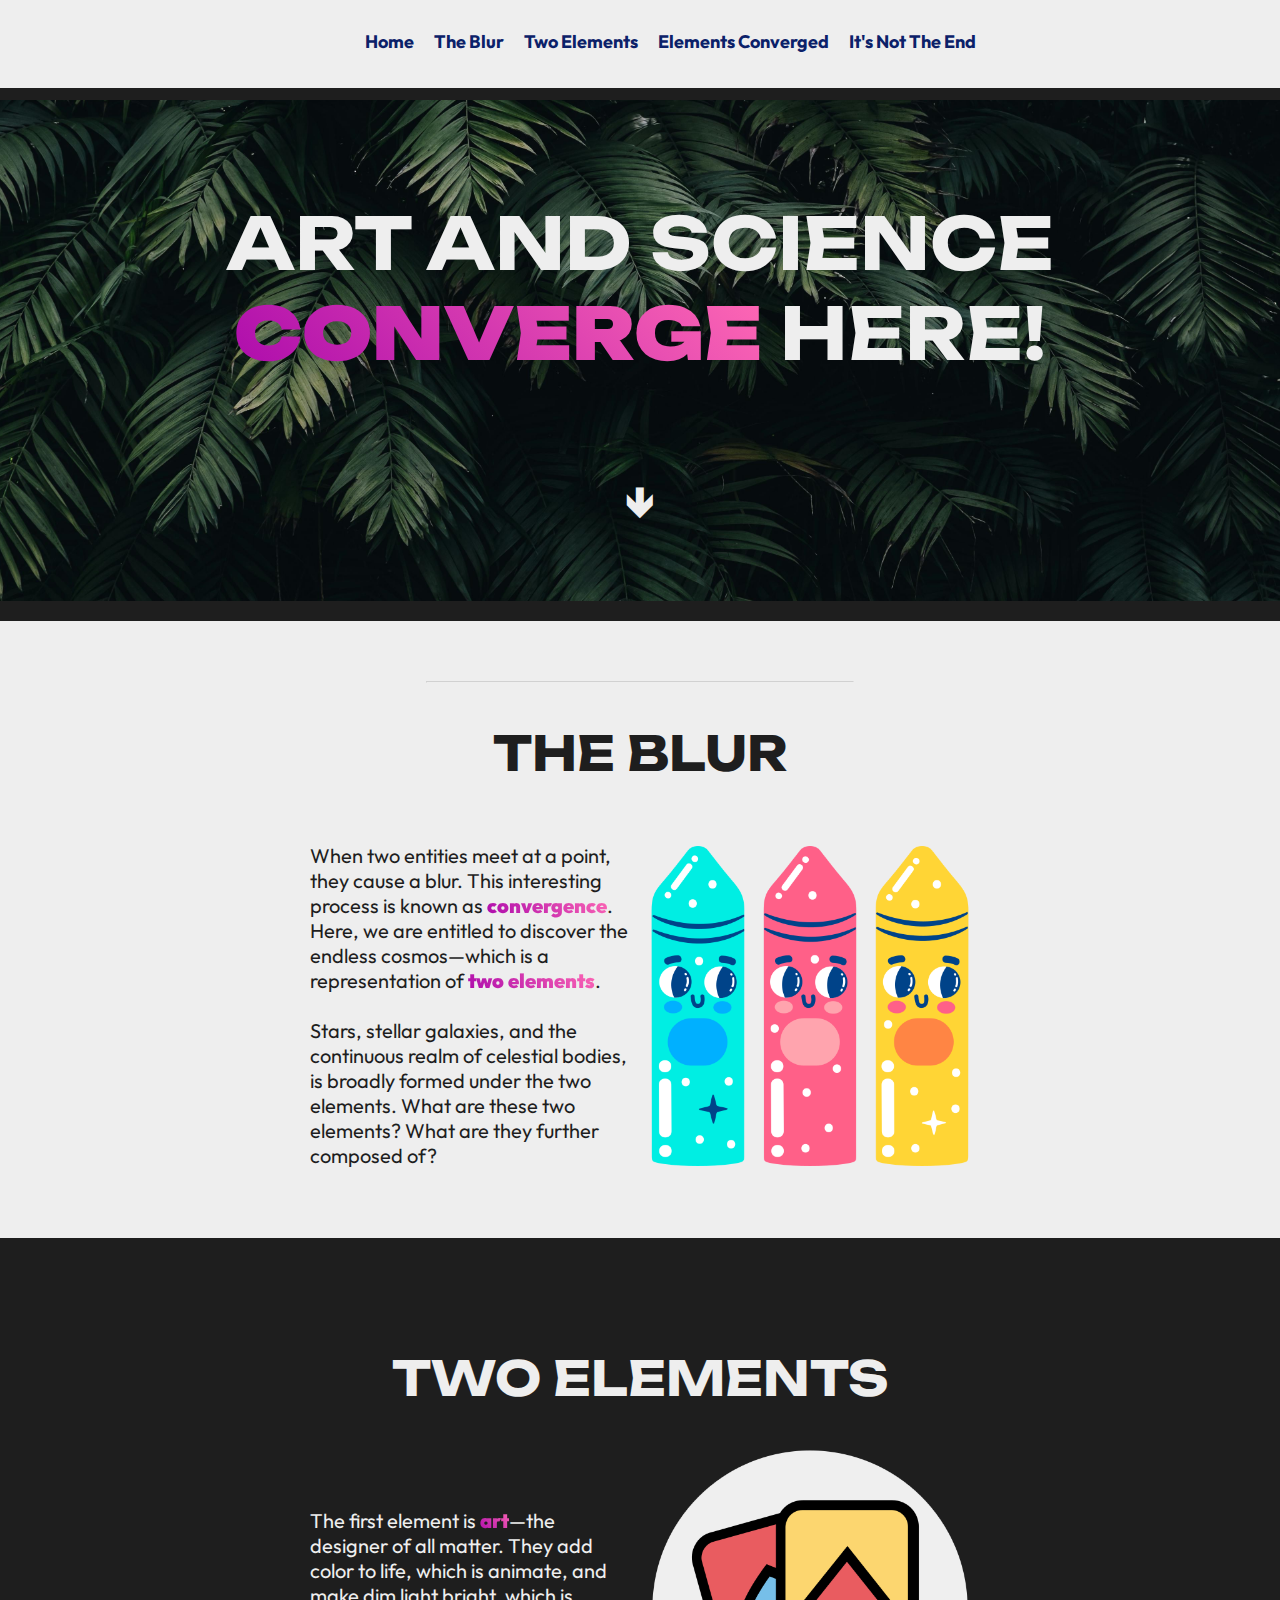
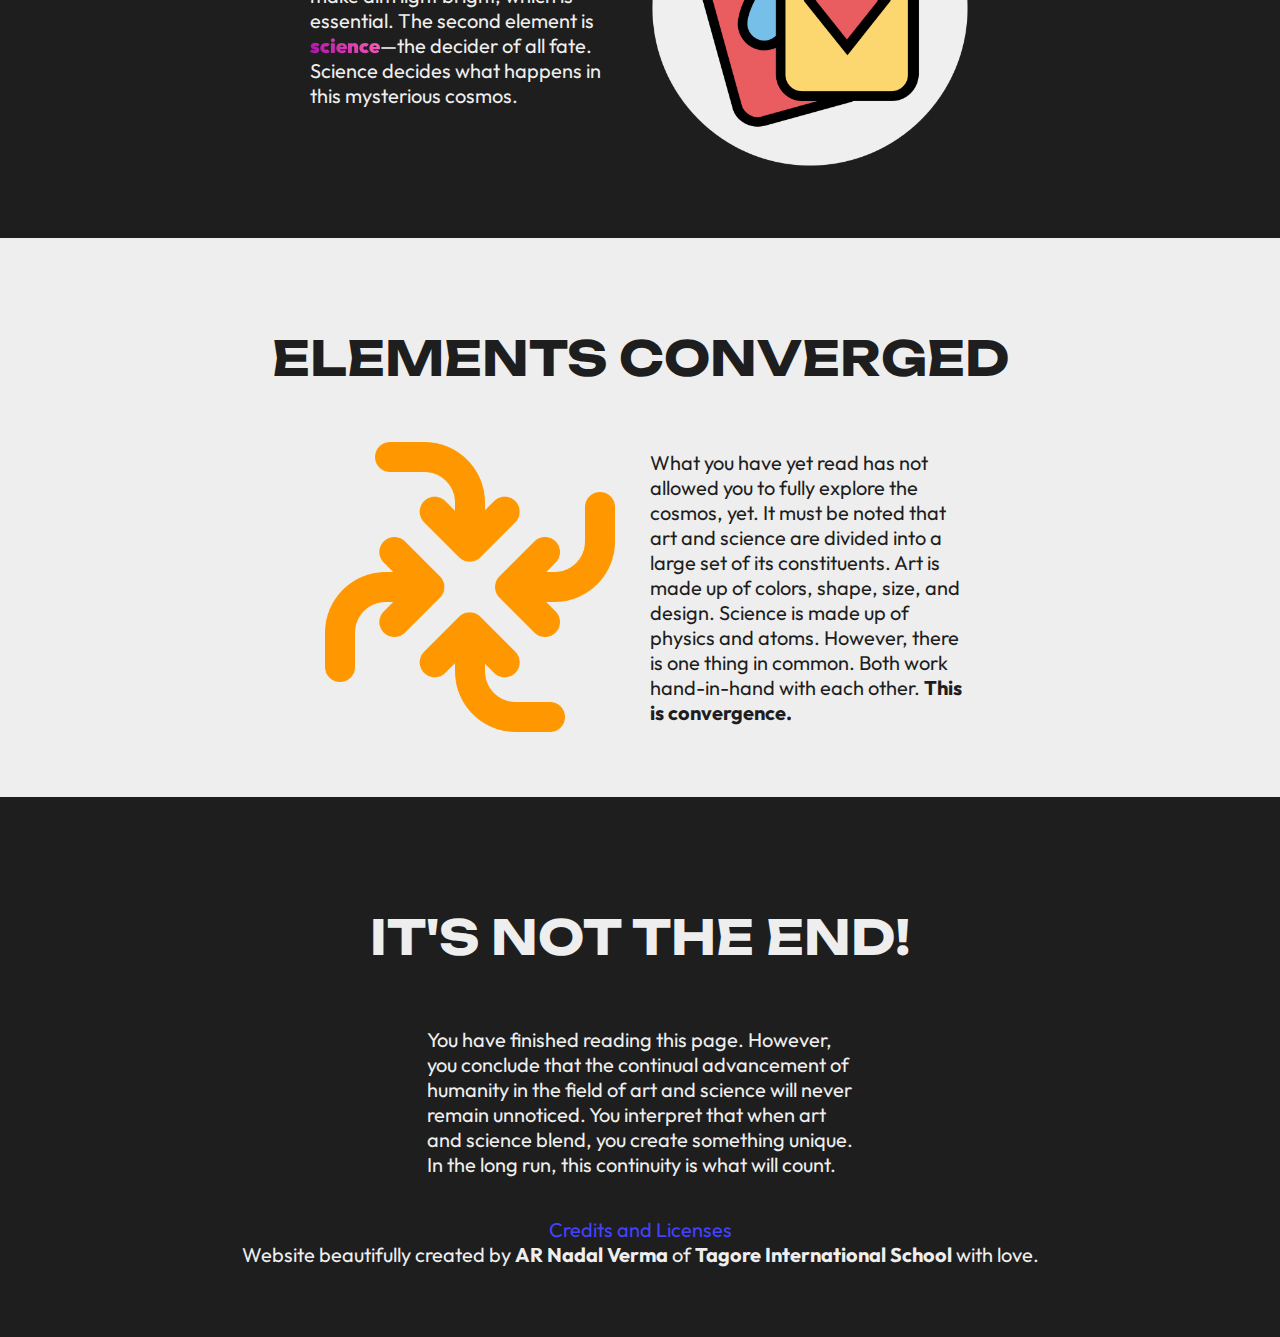
<file: index.html>
<!DOCTYPE html>

<html class="dark" lang="en">

  <head>

    <meta charset="UTF-8">
    <meta name="viewport" content="width=device-width, initial-scale=1.0">
    <title>Convergence</title>
    <link rel="stylesheet" href="index.css">

  </head>

  <body>

    <nav>
      <div class="nav_item">
        <a href="#home">Home</a>
        <div class="nav_line">Home</div>
      </div>
      <div class="nav_item">
        <a href="#the_blur">The Blur</a>
        <div class="nav_line">The Blur</div>
      </div>
      <div class="nav_item">
        <a href="#two_elements">Two Elements</a>
        <div class="nav_line">Two Elements</div>
      </div>
      <div class="nav_item">
        <a href="#elements_converged">Elements Converged</a>
        <div class="nav_line">Elements Converged</div>
      </div>
      <div class="nav_item">
        <a href="#footer">It's Not The End</a>
        <div class="nav_line">It's Not The End</div>
      </div>
    </nav>

    <main>

      <section id="home">
        <h1>ART AND SCIENCE <br><span class="gradient">CONVERGE</span> HERE!</h1>

        <br>

        <p style="text-align: center;">
          <a id="scroller" href="#the_blur" style="text-align: center;">↓</a>
        </p>
      </section>

      <section id="the_blur" class="light">
        <hr>

        <h2>THE BLUR</h2>
        <div class="section_content">
          <p>
            When two entities meet at a point, they cause a blur. This interesting process is known as <span class="gradient">convergence</span>. Here, we are entitled to discover the endless cosmos—which is a representation of <span class="gradient">two elements</span>.

            <br>
            <br>

            Stars, stellar galaxies, and the continuous realm of celestial bodies, is broadly formed under the two elements. What are these two elements? What are they further composed of?
          </p>
          <img src="./Media/crayons.png">
          </img>
        </div>
      </section>

      <section id="two_elements">

        <h2>TWO ELEMENTS</h2>
        <div class="section_content">
          <p>
            The first element is <span class="gradient">art</span>—the designer of all matter. They add color to life, which is animate, and make dim light bright, which is essential. The second element is <span class="gradient">science</span>—the decider of all fate. Science decides what happens in this mysterious cosmos.
          </p>
          <img src="./Media/playing-cards.png">
          </img>
        </div>
      </section>

      <section id="elements_converged" class="light">

        <h2>ELEMENTS CONVERGED</h2>
        <div class="section_content">
          <img src="./Media/center.png"></img>
          <p>What you have yet read has not allowed you to fully explore the cosmos, yet. It must be noted that art and science are divided into a large set of its constituents. Art is made up of colors, shape, size, and design. Science is made up of physics and atoms. However, there is one thing in common. Both work hand-in-hand with each other. <b>This is convergence.</b></p>
        </div>

      </section>

      <section id="footer">
        <h2>IT'S NOT THE END!</h2>
        <div class="section_content">
          <p>You have finished reading this page. However, you conclude that the continual advancement of humanity in the field of art and science will never remain unnoticed. You interpret that when art and science blend, you create something unique. In the long run, this continuity is what will count.</p>
        </div>
        <p style="text-align: center;">
          <a href="credits.html">Credits and Licenses</a>
          <br>
          Website beautifully created by <b>AR Nadal Verma</b> of <b>Tagore International School</b> with love.
        </p>
      </section>

    </main>

  </body>

</html>
</file>
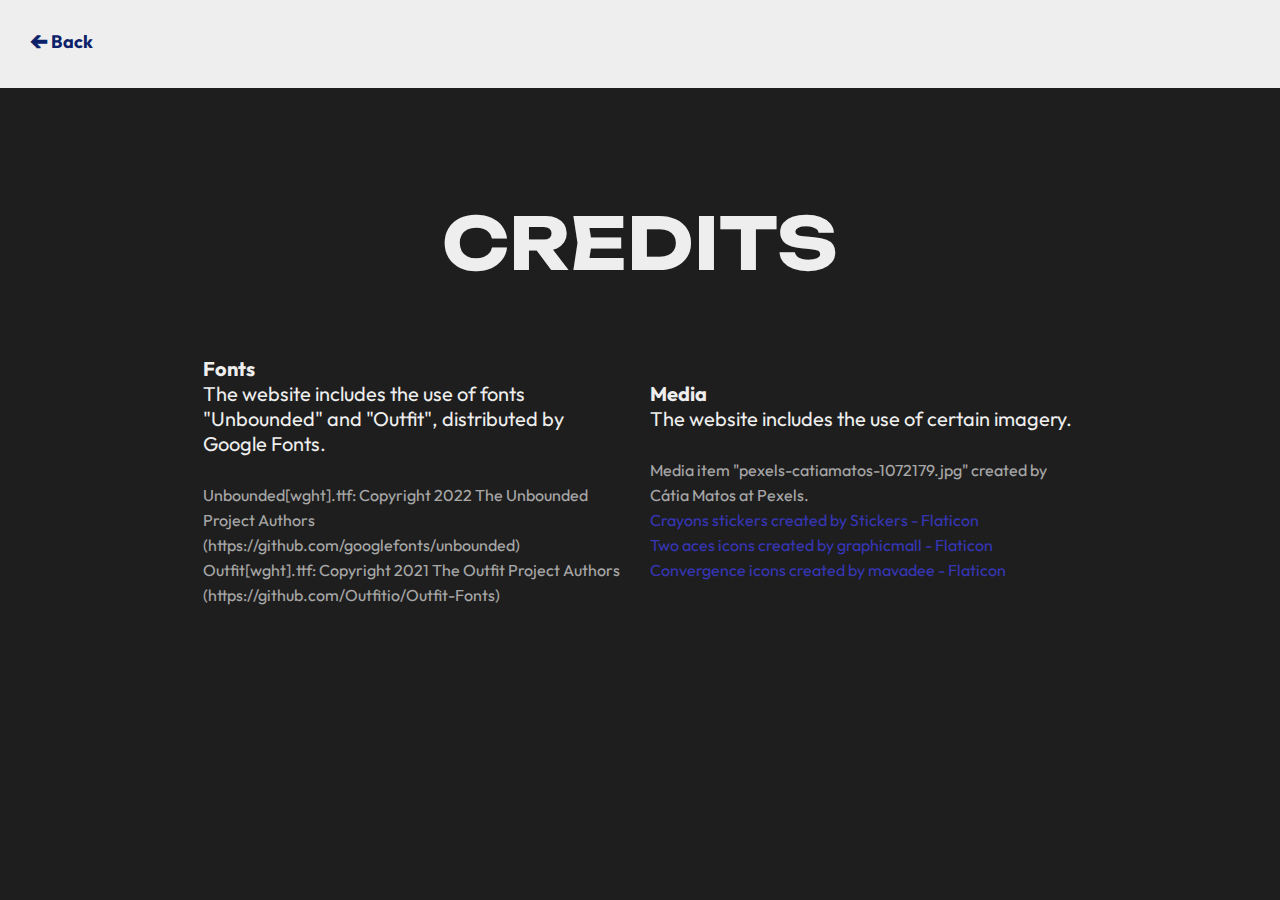
<file: credits.html>
<!DOCTYPE html>

<html class="dark" lang="en">

  <head>

    <meta charset="UTF-8">
    <meta name="viewport" content="width=device-width, initial-scale=1.0">
    <title>Convergence</title>
    <link rel="stylesheet" href="index.css">

  </head>

  <body>

    <nav class="no_alignment">
      <div class="nav_item">
        <a href="./index.html">🡨 Back</a>
        <div class="nav_line">🡨 Back</div>
      </div>
      </div>
    </nav>

    <main>

      <section id="footer">
        <h1>CREDITS</h1>
        <div class="section_content">
          <p>
            <b>Fonts</b>
            <br>
            The website includes the use of fonts "Unbounded" and "Outfit", distributed by Google Fonts.
            <br>
            <br>
            <small>Unbounded[wght].ttf: Copyright 2022 The Unbounded Project Authors (https://github.com/googlefonts/unbounded)</small>
            <br>
            <small>Outfit[wght].ttf: Copyright 2021 The Outfit Project Authors (https://github.com/Outfitio/Outfit-Fonts)</small>
          </p>
          <p>
            <b>Media</b>
            <br>
            The website includes the use of certain imagery.
            <br>
            <br>
            <small>Media item "pexels-catiamatos-1072179.jpg" created by Cátia Matos at Pexels.</small>
            <br>
            <small><a href="https://www.flaticon.com/free-stickers/crayons" title="crayons stickers">Crayons stickers created by Stickers - Flaticon</a></small>
            <br>
            <small><a href="https://www.flaticon.com/free-icons/two-aces" title="two aces icons">Two aces icons created by graphicmall - Flaticon</a></small>
            <br>
            <small><a href="https://www.flaticon.com/free-icons/convergence" title="convergence icons">Convergence icons created by mavadee - Flaticon</a></small>
          </p>
        </div>
      </section>

    </main>

  </body>

</html>
</file>
<file: index.css>
@font-face {
  font-family: "Unbounded";
  src: url("./Fonts/Unbounded/Unbounded-VariableFont_wght.ttf");
}

@font-face {
  font-family: "Outfit";
  src: url("./Fonts/Outfit/Outfit-VariableFont_wght.ttf");
}

:root {
  --black: #1E1E1E;
  --white: #EEEEEE;
  scroll-behavior: smooth;
}

:root.dark {
  background: var(--black);
  color: var(--white);
}

:root.light {
  background: var(--white);
  color: var(--black);
}

body {
  font-family: "Outfit", sans-serif;
  margin: 0;
  font-size: 20px;
}

nav {
  position: fixed;
  top: 0;
  left: 0;
  width: 100%;
  background: var(--white);
  padding: 30px;
  font-size: large;
  gap: 20px;
  z-index: 1000;
}

nav:not(.no_alignment) {
  display: flex;
  flex-direction: row;
  justify-content: center;
  align-items: center;
}

nav a {
  color: #0b2169;
  font-weight: bold;
}

nav div .nav_line {
  opacity: 0%;
  color: transparent;
  font-weight: bold;
  margin-top: 2.5px;
  width: fit-content;
  height: 2.5px;
  background: rgb(226, 78, 152);
  transition: opacity 0.2s;
}

.nav_line::selection {
  background: transparent;
}

nav div:hover .nav_line {
  opacity: 100%;
}

main {
  margin-top: 100px;
  display: flex;
  flex-direction: column;
  gap: 20px;
  max-width: 8192px;
}

section {
  position: relative;
  left: 0;
  width: 100%;
  padding-top: 50px;
  padding-bottom: 50px;
}

section#home {
  background-image: url("./Media/pexels-catiamatos-1072179.jpg");
  background-attachment: fixed;
  background-position: center;
  background-repeat: no-repeat;
  background-size: cover;
}

.section_content {
  display: flex;
  flex-direction: row;
  gap: 20px;
  justify-content: center;
  align-items: center;
}

.section_content p {
  max-width: 25%;
}

.section_content img {
  max-width: 25%;
}

#footer .section_content p {
  max-width: calc(100% / 3);
}

#footer .section_content img {
  max-width: calc(100% / 3);
}

section.light {
  background: var(--white);
  color: var(--black);
}

h1, h2, h3, h4, h5, h6 {
  font-family: "Unbounded", display, sans-serif;
  text-align: center;
}

h1 {
  font-size: 4.5rem;
}

h2 {
  font-size: 3rem;
}

.gradient {
  background: linear-gradient(45deg, rgb(172, 11, 172), hotpink);
  background: -webkit-linear-gradient(45deg, rgb(172, 11, 172), hotpink);
  background-clip: text;
  -webkit-background-clip: text;
  -webkit-text-fill-color: transparent;
  font-weight: 900;
}

hr {
  width: calc(100% / 3);
  opacity: calc(100% / 3);
}

#footer div div#credits {
  background: #00000069;
  padding: 20px;
  border-radius: 15px;
}

a {
  text-decoration: none;
  color: rgb(67, 67, 255);
}

a#scroller {
  font-size: 3rem;
  color: var(--white);
  font-weight: 900;
  text-align: center;
}

small {
  opacity: calc((100% / 3) * 2);
  font-size: 16px;
}
</file>
